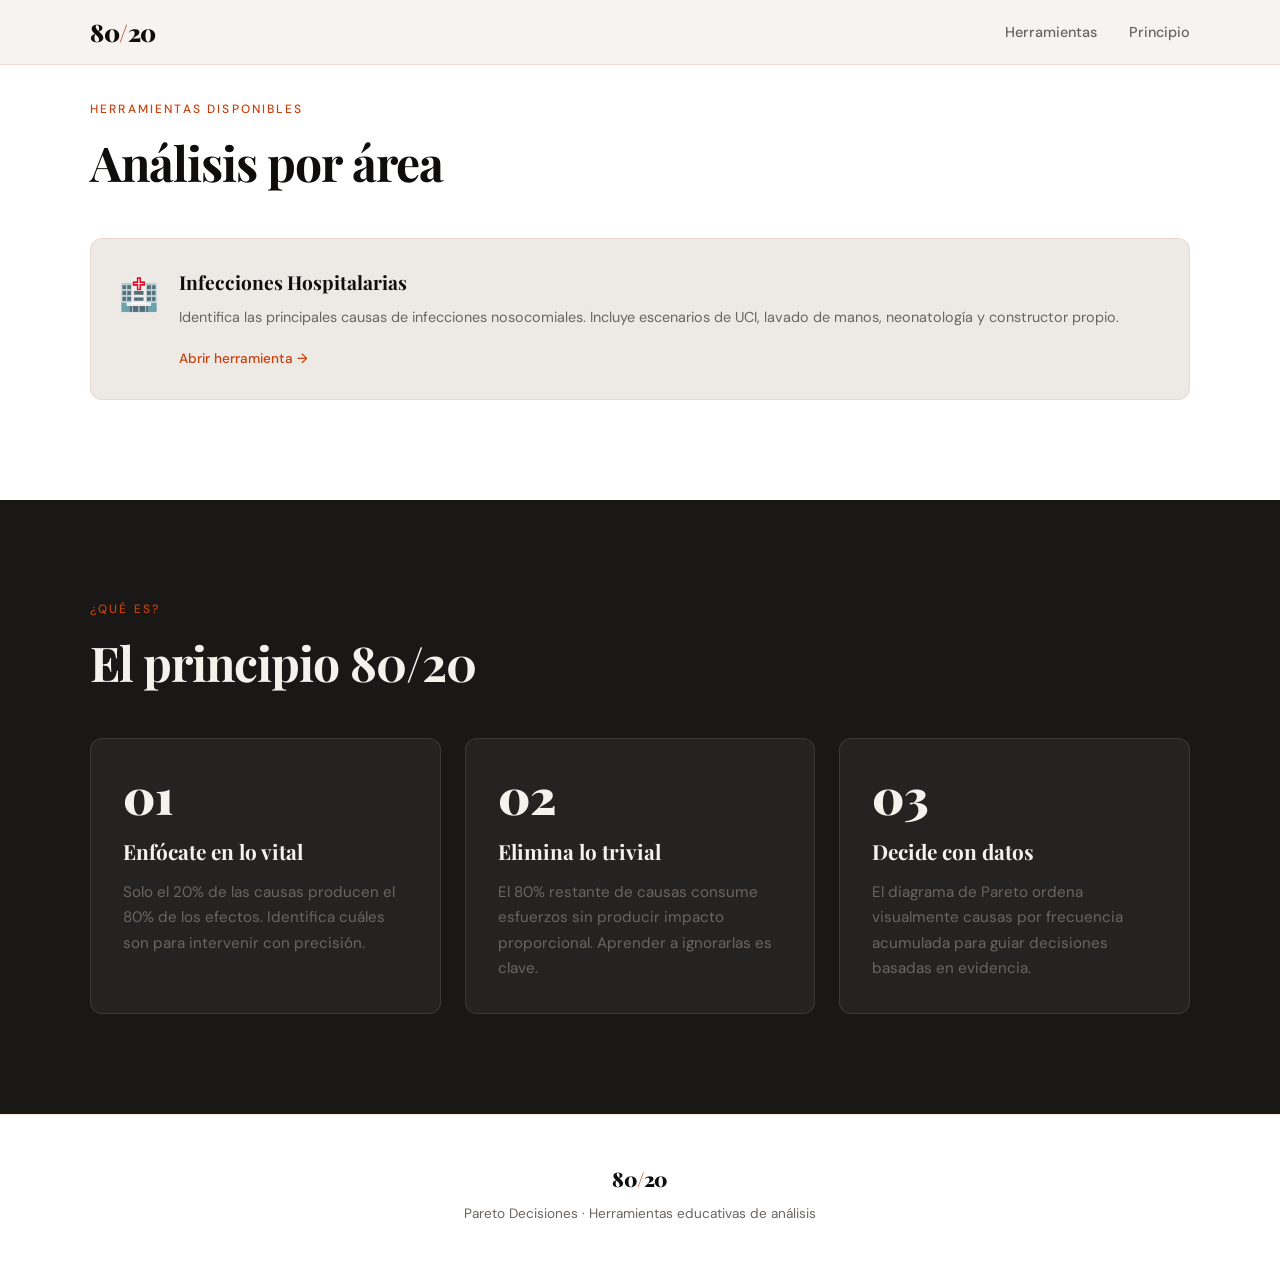
<file: index.html>
<!DOCTYPE html>
<html lang="es">
<head>
  <meta charset="UTF-8">
  <meta name="viewport" content="width=device-width, initial-scale=1.0">
  <title>Pareto Decisiones</title>
  <link rel="stylesheet" href="style.css">
  <link href="https://fonts.googleapis.com/css2?family=Playfair+Display:wght@400;700;900&family=DM+Sans:wght@300;400;500&display=swap" rel="stylesheet">
  <style>
    body { background: #ffffff !important; }
    .bg-grid, .accent-circle { display: none !important; }
  </style>
</head>
<body>
  <header>
    <nav>
      <span class="logo">80<em>/</em>20</span>
      <ul>
        <li><a href="#herramientas">Herramientas</a></li>
        <li><a href="#principio">Principio</a></li>
      </ul>
    </nav>
  </header>
  <section id="herramientas" class="section">
    <div class="section-inner">
      <div class="section-tag">Herramientas disponibles</div>
      <h2>Análisis por área</h2>
      <div class="cards-grid">
        <a href="infecciones.html" class="tool-card">
          <div class="tool-icon">🏥</div>
          <div class="tool-body">
            <h3>Infecciones Hospitalarias</h3>
            <p>Identifica las principales causas de infecciones nosocomiales. Incluye escenarios de UCI, lavado de manos, neonatología y constructor propio.</p>
            <span class="tool-link">Abrir herramienta →</span>
          </div>
        </a>
      </div>
    </div>
  </section>
  <section id="principio" class="section section-dark">
    <div class="section-inner">
      <div class="section-tag">¿Qué es?</div>
      <h2>El principio 80/20</h2>
      <div class="cards-grid">
        <div class="card card-dark" data-delay="0">
          <div class="card-num">01</div>
          <h3>Enfócate en lo vital</h3>
          <p>Solo el 20% de las causas producen el 80% de los efectos. Identifica cuáles son para intervenir con precisión.</p>
        </div>
        <div class="card card-dark" data-delay="1">
          <div class="card-num">02</div>
          <h3>Elimina lo trivial</h3>
          <p>El 80% restante de causas consume esfuerzos sin producir impacto proporcional. Aprender a ignorarlas es clave.</p>
        </div>
        <div class="card card-dark" data-delay="2">
          <div class="card-num">03</div>
          <h3>Decide con datos</h3>
          <p>El diagrama de Pareto ordena visualmente causas por frecuencia acumulada para guiar decisiones basadas en evidencia.</p>
        </div>
      </div>
    </div>
  </section>
  <footer>
    <span class="logo">80<em>/</em>20</span>
    <p>Pareto Decisiones · Herramientas educativas de análisis</p>
  </footer>
  <script src="script.js"></script>
</body>
</html>
</file>
<file: style.css>
/* ── Variables ─────────────────────────────────────── */
:root {
  --ink: #0f0e0d;
  --paper: #f5f2ee;
  --paper2: #edeae5;
  --accent: #c8400e;
  --accent2: #e8a040;
  --dark: #1a1816;
  --dark2: #252220;
  --text-muted: #6b6560;
  --font-display: 'Playfair Display', Georgia, serif;
  --font-body: 'DM Sans', sans-serif;
  --radius: 12px;
  --transition: 0.3s cubic-bezier(0.4, 0, 0.2, 1);
}

*, *::before, *::after { box-sizing: border-box; margin: 0; padding: 0; }
html { scroll-behavior: smooth; }
body {
  font-family: var(--font-body);
  background: var(--paper);
  color: var(--ink);
  overflow-x: hidden;
  line-height: 1.6;
}

/* ── Fondo decorativo ──────────────────────────────── */
.bg-grid {
  position: fixed; inset: 0; z-index: 0; pointer-events: none;
  background-image:
    linear-gradient(rgba(200,64,14,0.04) 1px, transparent 1px),
    linear-gradient(90deg, rgba(200,64,14,0.04) 1px, transparent 1px);
  background-size: 48px 48px;
}
.accent-circle {
  position: fixed; border-radius: 50%; filter: blur(80px);
  pointer-events: none; z-index: 0;
}
.c1 { width: 600px; height: 600px; top: -200px; right: -200px;
      background: rgba(200,64,14,0.08); }
.c2 { width: 500px; height: 500px; bottom: -150px; left: -150px;
      background: rgba(232,160,64,0.07); }

/* ── Header ────────────────────────────────────────── */
header {
  position: fixed; top: 0; left: 0; right: 0; z-index: 100;
  padding: 0 5vw;
  background: rgba(245,242,238,0.88);
  backdrop-filter: blur(12px);
  border-bottom: 1px solid rgba(200,64,14,0.12);
}
nav {
  max-width: 1100px; margin: 0 auto;
  display: flex; align-items: center; justify-content: space-between;
  height: 64px;
}
.logo {
  font-family: var(--font-display);
  font-size: 1.5rem; font-weight: 900;
  color: var(--ink); letter-spacing: -0.02em;
  text-decoration: none;
}
.logo em { color: var(--accent); font-style: normal; }
nav ul { list-style: none; display: flex; gap: 2rem; }
nav a {
  font-size: 0.9rem; font-weight: 500; color: var(--text-muted);
  text-decoration: none; transition: color var(--transition);
}
nav a:hover { color: var(--accent); }

/* ── Hero ──────────────────────────────────────────── */
.hero {
  position: relative; z-index: 1;
  min-height: 100vh;
  display: flex; flex-direction: column;
  justify-content: center; align-items: flex-start;
  padding: 120px 5vw 80px;
  max-width: 1100px; margin: 0 auto;
}
.hero-label {
  font-size: 0.8rem; font-weight: 500; letter-spacing: 0.15em;
  text-transform: uppercase; color: var(--accent);
  margin-bottom: 1.5rem;
  animation: fadeUp 0.6s ease both 0.1s;
}
.hero h1 {
  font-family: var(--font-display);
  font-size: clamp(2.8rem, 6vw, 5rem);
  font-weight: 900; line-height: 1.1; letter-spacing: -0.02em;
  color: var(--ink); margin-bottom: 1.5rem; max-width: 750px;
  animation: fadeUp 0.7s ease both 0.25s;
}
.highlight { color: var(--accent); position: relative; display: inline-block; }
.highlight::after {
  content: ''; position: absolute; left: 0; bottom: -4px;
  width: 100%; height: 3px;
  background: var(--accent2); border-radius: 2px;
}
.hero-sub {
  font-size: 1.15rem; color: var(--text-muted);
  max-width: 520px; margin-bottom: 2.5rem; font-weight: 300;
  animation: fadeUp 0.7s ease both 0.4s;
}
.hero .btn-primary { animation: fadeUp 0.7s ease both 0.55s; }

/* ── Buttons ───────────────────────────────────────── */
.btn-primary {
  display: inline-block;
  background: var(--accent); color: #fff;
  padding: 0.85rem 2rem; border-radius: 100px;
  font-family: var(--font-body); font-size: 0.95rem; font-weight: 500;
  text-decoration: none; border: none; cursor: pointer;
  transition: all var(--transition);
  box-shadow: 0 4px 20px rgba(200,64,14,0.25);
}
.btn-primary:hover {
  background: #a83308; transform: translateY(-2px);
  box-shadow: 0 8px 28px rgba(200,64,14,0.35);
}

/* ── Sections ──────────────────────────────────────── */
.section { position: relative; z-index: 1; padding: 100px 5vw; }
.section-inner { max-width: 1100px; margin: 0 auto; }
.section-dark { background: var(--dark); color: var(--paper); }
.section-tag {
  font-size: 0.75rem; font-weight: 500; letter-spacing: 0.18em;
  text-transform: uppercase; color: var(--accent); margin-bottom: 1rem;
}
.section h2 {
  font-family: var(--font-display);
  font-size: clamp(2rem, 4vw, 3rem);
  font-weight: 700; line-height: 1.15; letter-spacing: -0.02em;
  margin-bottom: 3rem;
}

/* ── Tool Cards ────────────────────────────────────── */
.cards-grid {
  display: grid; grid-template-columns: repeat(auto-fit, minmax(280px,1fr));
  gap: 1.5rem;
}
.tool-card {
  display: flex; gap: 1.25rem; align-items: flex-start;
  background: var(--paper2); border-radius: var(--radius);
  padding: 1.75rem; border: 1px solid rgba(200,64,14,0.1);
  text-decoration: none; color: var(--ink);
  transition: all var(--transition);
}
.tool-card:hover {
  transform: translateY(-4px);
  box-shadow: 0 12px 40px rgba(200,64,14,0.12);
  border-color: rgba(200,64,14,0.25);
}
.tool-coming { opacity: 0.55; cursor: default; pointer-events: none; }
.tool-icon { font-size: 2rem; flex-shrink: 0; margin-top: 2px; }
.tool-body h3 {
  font-family: var(--font-display); font-size: 1.2rem;
  font-weight: 700; margin-bottom: 0.5rem;
}
.tool-body p { font-size: 0.9rem; color: var(--text-muted); margin-bottom: 1rem; line-height: 1.6; }
.tool-link { font-size: 0.85rem; font-weight: 500; color: var(--accent); }
.tool-link.coming { color: var(--text-muted); }

/* ── Info Cards ────────────────────────────────────── */
.card {
  background: var(--paper2); border-radius: var(--radius);
  padding: 2rem; border: 1px solid rgba(200,64,14,0.1);
  transition: all var(--transition);
  opacity: 0; transform: translateY(24px);
}
.card.visible { opacity: 1; transform: translateY(0); }
.card-dark {
  background: rgba(255,255,255,0.05);
  border-color: rgba(245,242,238,0.1);
}
.card-dark h3, .card-dark .card-num { color: var(--paper); }
.card-dark p { color: rgba(245,242,238,0.6); }
.card-num {
  font-family: var(--font-display);
  font-size: 3rem; font-weight: 900; color: rgba(200,64,14,0.15);
  line-height: 1; margin-bottom: 1rem;
}
.card h3 {
  font-family: var(--font-display); font-size: 1.3rem;
  font-weight: 700; margin-bottom: 0.75rem;
}
.card p { color: var(--text-muted); font-size: 0.95rem; line-height: 1.65; }

/* ── Footer ────────────────────────────────────────── */
footer {
  position: relative; z-index: 1;
  text-align: center; padding: 3rem 5vw;
  border-top: 1px solid rgba(200,64,14,0.12);
}
footer .logo { display: block; font-size: 1.25rem; margin-bottom: 0.5rem; }
footer p { font-size: 0.85rem; color: var(--text-muted); }

/* ── Animations ────────────────────────────────────── */
@keyframes fadeUp {
  from { opacity: 0; transform: translateY(32px); }
  to   { opacity: 1; transform: translateY(0); }
}

/* ── Responsive ────────────────────────────────────── */
@media (max-width: 600px) {
  nav ul { display: none; }
  .hero { padding-top: 100px; }
  .tool-card { flex-direction: column; gap: 0.75rem; }
}
</file>
